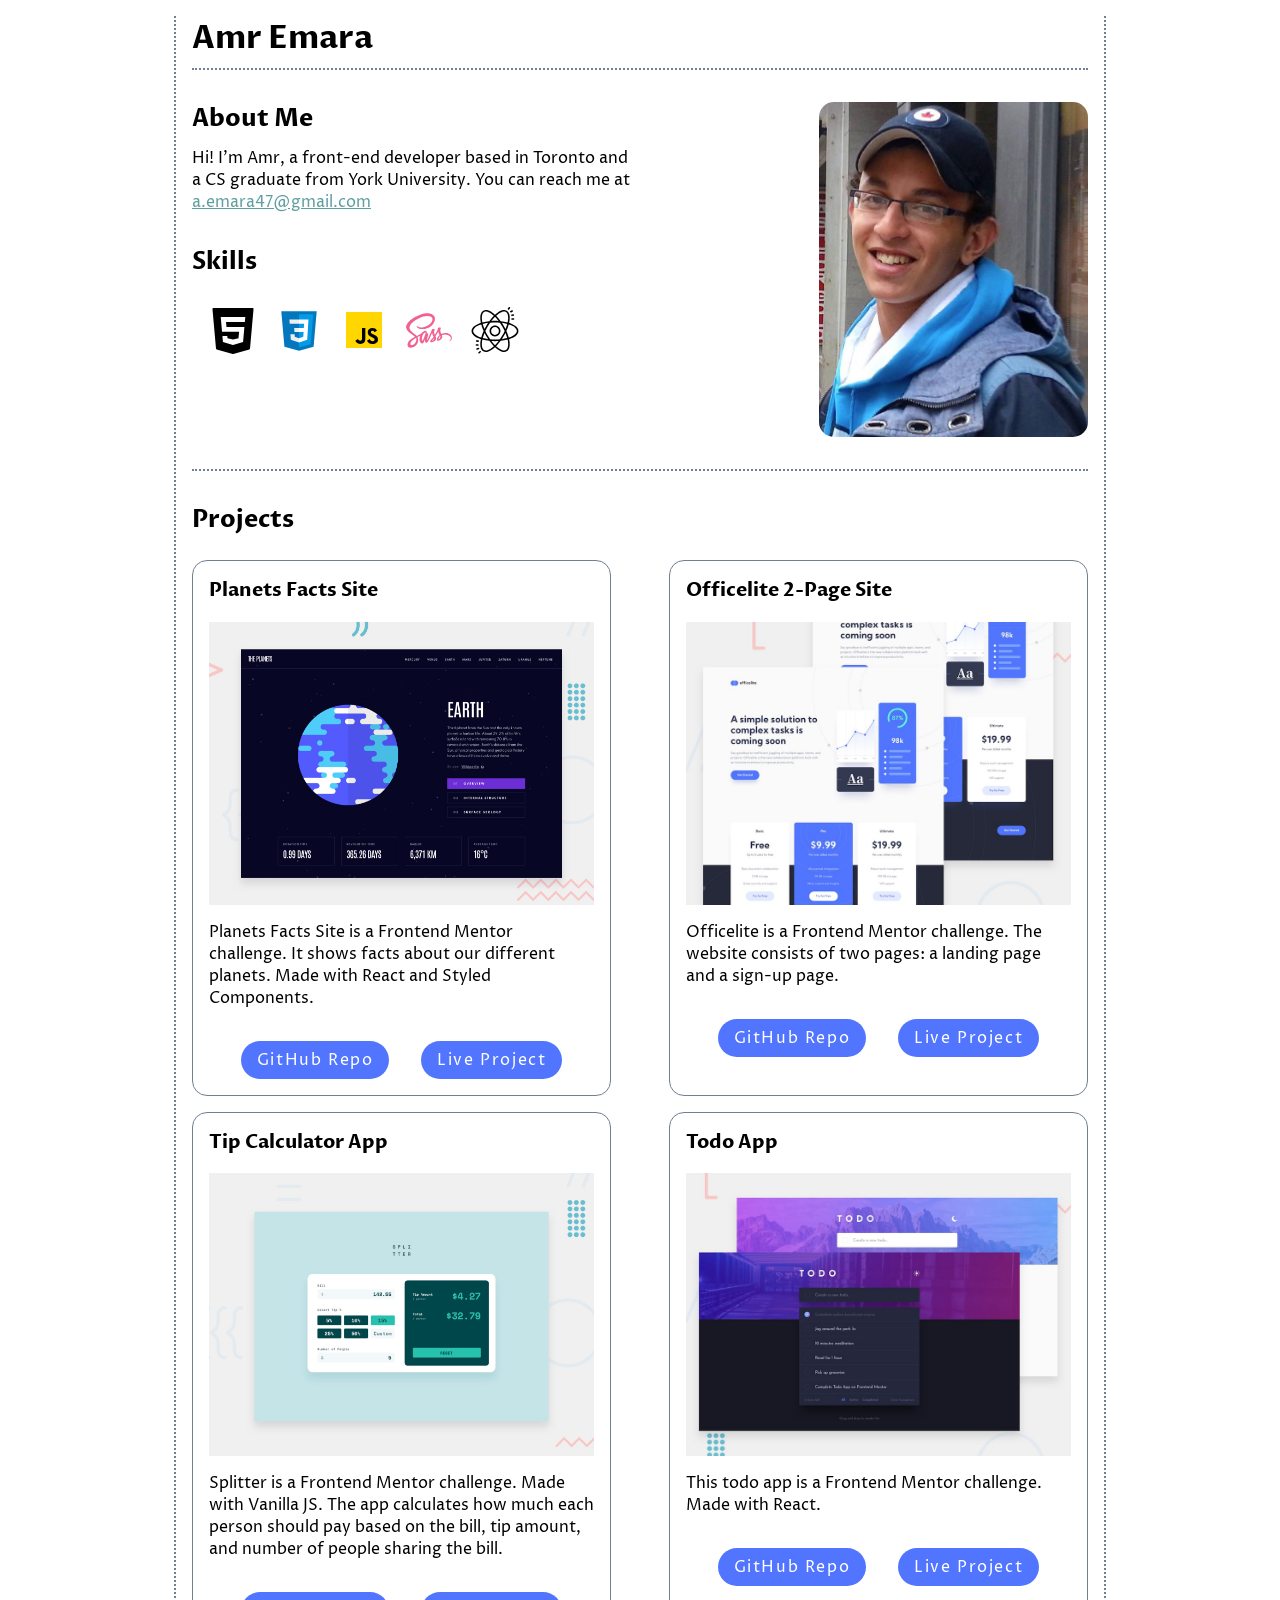
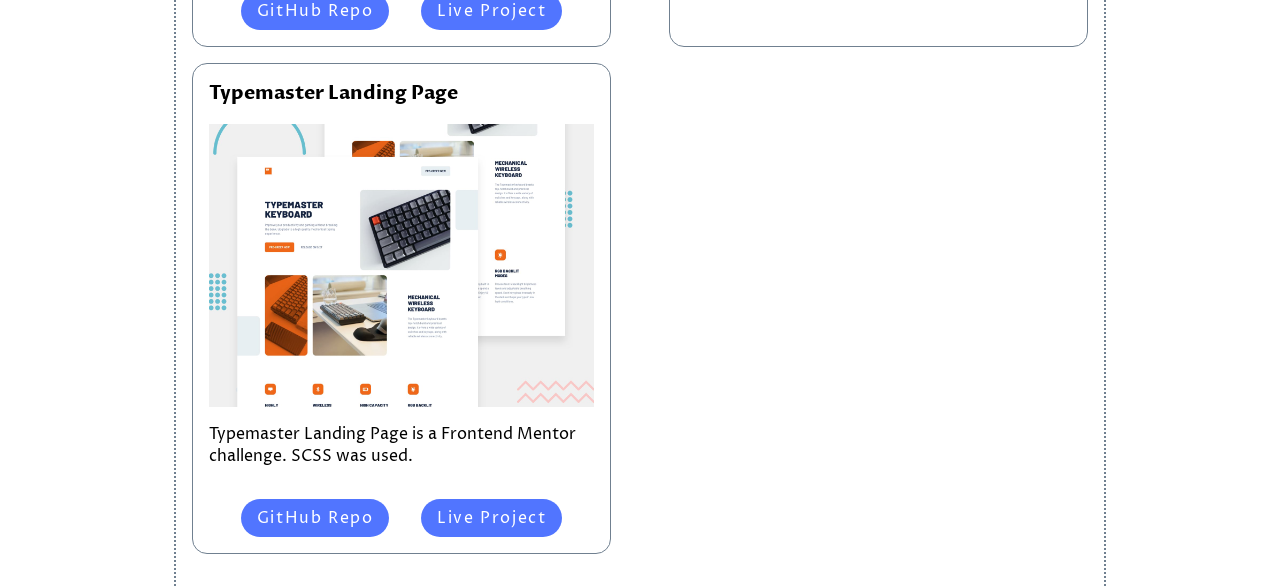
<file: index.html>
<html lang="en">
  <head>
    <meta charset="UTF-8" />
    <meta http-equiv="X-UA-Compatible" content="IE=edge" />
    <meta name="viewport" content="width=device-width, initial-scale=1.0" />
    <link rel="preconnect" href="https://fonts.googleapis.com" />
    <link rel="preconnect" href="https://fonts.gstatic.com" crossorigin />
    <link
      href="https://fonts.googleapis.com/css2?family=Proza+Libre:wght@400;500;600;700;800&display=swap"
      rel="stylesheet"
    />
    <link rel="stylesheet" href="styles.css" />
    <title>Amr Emara</title>
  </head>
  <body>
    <div class="container">
      <header class="header">
        <h1 class="logo">Amr Emara</h1>
      </header>

      <main class="main">
        <section class="personal-info-section">
          <div class="info-wrapper">
            <div class="about-me">
              <h2 class="about-me-title">About Me</h2>
              <p>
                Hi! I'm Amr, a front-end developer based in Toronto and a CS
                graduate from York University. You can reach me at
                <span class="email">a.emara47@gmail.com</span>
              </p>
            </div>

            <div class="skills">
              <h2 class="skills-title">Skills</h2>
              <div class="skills-container">
                <svg
                  class="html-skill"
                  xmlns="http://www.w3.org/2000/svg"
                  x="0px"
                  y="0px"
                  width="50"
                  height="50"
                  viewBox="0 0 50 50"
                  style="fill: #000000"
                >
                  <path
                    d="M 45.273438 2.324219 C 45.085938 2.117188 44.816406 2 44.535156 2 L 5.464844 2 C 5.183594 2 4.914063 2.117188 4.726563 2.324219 C 4.535156 2.53125 4.441406 2.808594 4.46875 3.089844 L 7.988281 42.515625 C 8.023438 42.929688 8.3125 43.273438 8.710938 43.390625 L 24.722656 47.960938 C 24.808594 47.988281 24.902344 48 24.996094 48 C 25.089844 48 25.179688 47.988281 25.269531 47.960938 L 41.292969 43.390625 C 41.691406 43.273438 41.976563 42.929688 42.015625 42.515625 L 45.53125 3.089844 C 45.558594 2.808594 45.464844 2.53125 45.273438 2.324219 Z M 36.847656 15.917969 L 18.035156 15.917969 L 18.484375 21.007813 L 36.394531 21.007813 L 35.050781 36.050781 L 24.992188 39.089844 L 24.894531 39.058594 L 14.953125 36.046875 L 14.410156 29.917969 L 19.28125 29.917969 L 19.492188 32.296875 L 25.050781 33.460938 L 30.507813 32.296875 L 31.089844 25.859375 L 14.046875 25.859375 L 12.722656 11.054688 L 37.28125 11.054688 Z"
                  ></path>
                </svg>
                <svg
                  class="css-skill"
                  xmlns="http://www.w3.org/2000/svg"
                  x="0px"
                  y="0px"
                  width="50"
                  height="50"
                  viewBox="0 0 48 48"
                  style="fill: #000000"
                >
                  <path
                    fill="#0277BD"
                    d="M41,5H7l3,34l14,4l14-4L41,5L41,5z"
                  ></path>
                  <path
                    fill="#039BE5"
                    d="M24 8L24 39.9 35.2 36.7 37.7 8z"
                  ></path>
                  <path
                    fill="#FFF"
                    d="M33.1 13L24 13 24 17 28.9 17 28.6 21 24 21 24 25 28.4 25 28.1 29.5 24 30.9 24 35.1 31.9 32.5 32.6 21 32.6 21z"
                  ></path>
                  <path
                    fill="#EEE"
                    d="M24,13v4h-8.9l-0.3-4H24z M19.4,21l0.2,4H24v-4H19.4z M19.8,27h-4l0.3,5.5l7.9,2.6v-4.2l-4.1-1.4L19.8,27z"
                  ></path>
                </svg>
                <svg
                  class="js-skill"
                  xmlns="http://www.w3.org/2000/svg"
                  x="0px"
                  y="0px"
                  width="48"
                  height="48"
                  viewBox="0 0 48 48"
                  style="fill: #000000"
                >
                  <path fill="#ffd600" d="M6,42V6h36v36H6z"></path>
                  <path
                    fill="#000001"
                    d="M29.538 32.947c.692 1.124 1.444 2.201 3.037 2.201 1.338 0 2.04-.665 2.04-1.585 0-1.101-.726-1.492-2.198-2.133l-.807-.344c-2.329-.988-3.878-2.226-3.878-4.841 0-2.41 1.845-4.244 4.728-4.244 2.053 0 3.528.711 4.592 2.573l-2.514 1.607c-.553-.988-1.151-1.377-2.078-1.377-.946 0-1.545.597-1.545 1.377 0 .964.6 1.354 1.985 1.951l.807.344C36.452 29.645 38 30.839 38 33.523 38 36.415 35.716 38 32.65 38c-2.999 0-4.702-1.505-5.65-3.368L29.538 32.947zM17.952 33.029c.506.906 1.275 1.603 2.381 1.603 1.058 0 1.667-.418 1.667-2.043V22h3.333v11.101c0 3.367-1.953 4.899-4.805 4.899-2.577 0-4.437-1.746-5.195-3.368L17.952 33.029z"
                  ></path>
                </svg>
                <svg
                  class="scss-skill"
                  xmlns="http://www.w3.org/2000/svg"
                  x="0px"
                  y="0px"
                  width="50"
                  height="50"
                  viewBox="0 0 48 48"
                  style="fill: #000000"
                >
                  <path
                    fill="#f06292"
                    d="M39.867,25.956c-1.538,0.008-2.87,0.377-3.986,0.928c-0.408-0.815-0.822-1.532-0.891-2.065	c-0.081-0.622-0.175-0.994-0.077-1.735c0.098-0.741,0.527-1.791,0.521-1.87c-0.006-0.079-0.096-0.456-0.983-0.463	c-0.887-0.006-1.646,0.171-1.735,0.405c-0.089,0.234-0.26,0.761-0.366,1.311c-0.155,0.804-1.771,3.673-2.688,5.173	c-0.3-0.586-0.555-1.102-0.608-1.51c-0.081-0.622-0.175-0.994-0.077-1.735c0.098-0.741,0.527-1.791,0.521-1.87	c-0.006-0.079-0.096-0.456-0.983-0.463c-0.887-0.006-1.646,0.171-1.735,0.405c-0.089,0.234-0.185,0.781-0.366,1.311	c-0.182,0.529-2.329,5.314-2.892,6.555c-0.287,0.632-0.536,1.14-0.712,1.486c-0.001-0.001-0.001-0.002-0.001-0.002	s-0.011,0.023-0.029,0.062c-0.151,0.295-0.24,0.458-0.24,0.458s0.001,0.002,0.003,0.006c-0.12,0.217-0.248,0.418-0.311,0.418	c-0.044,0-0.133-0.577,0.019-1.369c0.32-1.66,1.087-4.248,1.08-4.338c-0.004-0.046,0.143-0.497-0.501-0.733	c-0.626-0.229-0.849,0.153-0.906,0.154c-0.055,0.001-0.096,0.135-0.096,0.135s0.697-2.911-1.33-2.911	c-1.268,0-3.024,1.387-3.889,2.644c-0.546,0.298-1.715,0.936-2.954,1.617c-0.476,0.262-0.962,0.529-1.423,0.783	c-0.031-0.035-0.063-0.069-0.095-0.104c-2.459-2.623-7.003-4.478-6.811-8.005c0.07-1.282,0.516-4.658,8.733-8.752	c6.731-3.354,12.12-2.431,13.051-0.386c1.33,2.923-2.88,8.354-9.87,9.138c-2.663,0.299-4.066-0.734-4.415-1.118	c-0.367-0.405-0.422-0.423-0.559-0.347c-0.223,0.124-0.082,0.481,0,0.694c0.209,0.543,1.065,1.506,2.525,1.986	c1.285,0.422,4.412,0.653,8.193-0.81c4.236-1.638,7.543-6.196,6.571-10.005c-0.988-3.874-7.412-5.148-13.492-2.988	C12.44,9.332,8.523,11.35,5.706,13.984c-3.349,3.132-3.883,5.859-3.663,6.998c0.782,4.048,6.361,6.684,8.595,8.637	c-0.11,0.061-0.214,0.118-0.308,0.17c-1.12,0.554-5.373,2.78-6.437,5.131c-1.207,2.667,0.192,4.581,1.118,4.839	c2.869,0.798,5.813-0.638,7.396-2.998c1.582-2.359,1.389-5.432,0.663-6.834c-0.009-0.017-0.019-0.034-0.028-0.052	c0.289-0.171,0.584-0.345,0.876-0.517c0.57-0.335,1.13-0.647,1.615-0.911c-0.272,0.744-0.471,1.637-0.574,2.926	c-0.122,1.514,0.499,3.471,1.311,4.241c0.358,0.339,0.788,0.347,1.06,0.347c0.945,0,1.376-0.786,1.851-1.716	c0.582-1.14,1.099-2.468,1.099-2.468s-0.648,3.586,1.118,3.586c0.644,0,1.291-0.835,1.58-1.26c0.001,0.005,0.001,0.007,0.001,0.007	s0.017-0.028,0.05-0.083c0.067-0.102,0.105-0.167,0.105-0.167s0.001-0.007,0.003-0.019c0.259-0.449,0.833-1.473,1.693-3.162	c1.112-2.182,2.178-4.916,2.178-4.916s0.099,0.668,0.424,1.774c0.191,0.65,0.597,1.369,0.918,2.059	c-0.258,0.358-0.416,0.563-0.416,0.563s0.001,0.004,0.004,0.011c-0.206,0.274-0.437,0.569-0.679,0.857	c-0.878,1.045-1.923,2.239-2.063,2.583c-0.165,0.406-0.126,0.704,0.193,0.945c0.233,0.175,0.647,0.203,1.08,0.174	c0.789-0.053,1.343-0.249,1.617-0.368c0.427-0.151,0.924-0.388,1.39-0.731c0.861-0.633,1.38-1.538,1.33-2.738	c-0.028-0.661-0.238-1.316-0.505-1.934c0.078-0.112,0.156-0.226,0.235-0.34c1.357-1.984,2.41-4.164,2.41-4.164	s0.099,0.668,0.424,1.774c0.164,0.559,0.489,1.17,0.781,1.768c-1.276,1.037-2.067,2.242-2.342,3.032	c-0.508,1.462-0.11,2.124,0.636,2.275c0.338,0.068,0.816-0.087,1.175-0.239c0.447-0.148,0.984-0.395,1.486-0.764	c0.861-0.633,1.689-1.519,1.639-2.718c-0.023-0.546-0.171-1.088-0.372-1.608c1.082-0.451,2.482-0.701,4.266-0.493	c3.827,0.447,4.577,2.836,4.434,3.836c-0.144,1-0.946,1.55-1.215,1.716c-0.268,0.166-0.35,0.224-0.328,0.347	c0.033,0.179,0.157,0.173,0.386,0.134c0.315-0.053,2.009-0.813,2.082-2.659C46.089,28.509,43.844,25.935,39.867,25.956z M10.37,35.9	c-1.268,1.383-3.038,1.905-3.798,1.465c-0.82-0.475-0.495-2.511,1.06-3.979c0.948-0.894,2.172-1.718,2.984-2.225	c0.185-0.111,0.456-0.274,0.786-0.472c0.055-0.031,0.086-0.048,0.086-0.048l-0.001-0.002c0.064-0.038,0.129-0.077,0.196-0.118	C12.25,32.61,11.701,34.449,10.37,35.9z M19.605,29.623c-0.441,1.076-1.365,3.83-1.928,3.682c-0.483-0.127-0.777-2.22-0.096-4.28	c0.342-1.037,1.074-2.276,1.504-2.757c0.692-0.774,1.454-1.027,1.639-0.713C20.959,25.955,19.882,28.948,19.605,29.623z M27.234,33.263c-0.187,0.098-0.359,0.159-0.438,0.112c-0.059-0.035,0.077-0.164,0.077-0.164s0.954-1.027,1.33-1.494	c0.219-0.272,0.472-0.595,0.748-0.955c0.002,0.036,0.003,0.072,0.003,0.107C28.952,32.099,27.764,32.929,27.234,33.263z M33.111,31.923c-0.14-0.099-0.116-0.42,0.343-1.421c0.18-0.393,0.592-1.054,1.306-1.686c0.083,0.26,0.133,0.509,0.132,0.741	C34.883,31.105,33.779,31.683,33.111,31.923z"
                  ></path>
                </svg>
                <svg
                  class="react-skill"
                  xmlns="http://www.w3.org/2000/svg"
                  x="0px"
                  y="0px"
                  width="50"
                  height="50"
                  viewBox="0 0 64 64"
                  style="fill: #000000"
                >
                  <path
                    d="M 50.257812 1.3007812 C 50.005563 1.3436562 49.769375 1.4820312 49.609375 1.7070312 L 48.451172 3.3398438 C 48.131172 3.7908438 48.2375 4.414375 48.6875 4.734375 C 48.8635 4.859375 49.065625 4.9199219 49.265625 4.9199219 C 49.578625 4.9199219 49.886031 4.7720469 50.082031 4.4980469 L 51.240234 2.8671875 C 51.560234 2.4161875 51.455859 1.7926563 51.005859 1.4726562 C 50.779859 1.3121562 50.510062 1.2579063 50.257812 1.3007812 z M 20.576172 5.1777344 C 19.288873 5.1382179 18.073531 5.3977747 17 6.0175781 C 15.28235 7.0092636 14.179781 8.780195 13.625 10.945312 C 13.070219 13.11043 13.022816 15.708872 13.40625 18.613281 C 13.531931 19.56528 13.721046 20.56135 13.939453 21.574219 C 12.954105 21.891255 11.997781 22.223035 11.111328 22.589844 C 8.404321 23.709986 6.1777317 25.050268 4.5800781 26.613281 C 2.9824245 28.176295 2 30.01663 2 32 C 2 33.98337 2.9824245 35.823705 4.5800781 37.386719 C 6.1777317 38.949732 8.404321 40.290014 11.111328 41.410156 C 11.997781 41.776965 12.954105 42.108745 13.939453 42.425781 C 13.721047 43.43865 13.53193 44.432767 13.40625 45.384766 C 13.022818 48.289174 13.070217 50.887619 13.625 53.052734 C 14.179783 55.21785 15.282351 56.988784 17 57.980469 C 18.717649 58.972154 20.802641 59.041555 22.955078 58.439453 C 25.107513 57.837351 27.381503 56.579188 29.705078 54.794922 C 30.466405 54.210301 31.232325 53.548792 32 52.853516 C 32.767341 53.548444 33.533925 54.210554 34.294922 54.794922 C 36.618497 56.57919 38.892485 57.837349 41.044922 58.439453 C 43.197359 59.041558 45.28235 58.972155 47 57.980469 C 48.71765 56.988784 49.820219 55.217852 50.375 53.052734 C 50.929781 50.887617 50.977184 48.289175 50.59375 45.384766 C 50.468239 44.434052 50.278535 43.43916 50.060547 42.427734 C 51.046093 42.110649 52.002055 41.777032 52.888672 41.410156 C 55.595679 40.290014 57.822268 38.949732 59.419922 37.386719 C 61.017575 35.823705 62 33.98337 62 32 C 62 30.01663 61.017575 28.176295 59.419922 26.613281 C 57.822268 25.050268 55.595679 23.709986 52.888672 22.589844 C 52.002055 22.222968 51.046093 21.889351 50.060547 21.572266 C 50.278593 20.560639 50.468216 19.566126 50.59375 18.615234 C 50.977182 15.710827 50.929782 13.112382 50.375 10.947266 C 49.820217 8.782151 48.717649 7.0112162 47 6.0195312 C 45.282351 5.0278462 43.197359 4.9584458 41.044922 5.5605469 C 38.892487 6.1626493 36.618497 7.4208123 34.294922 9.2050781 C 33.533925 9.7894451 32.767341 10.451556 32 11.146484 C 31.232325 10.451208 30.466405 9.7877461 29.705078 9.203125 C 27.381503 7.4188566 25.107514 6.1606978 22.955078 5.5585938 C 22.147914 5.3328048 21.348551 5.2014442 20.576172 5.1777344 z M 53.902344 5.4101562 C 53.772984 5.420875 53.643484 5.4574844 53.521484 5.5214844 L 51.75 6.4492188 C 51.261 6.7062187 51.071125 7.3127813 51.328125 7.8007812 C 51.507125 8.1427813 51.854844 8.3359375 52.214844 8.3359375 C 52.370844 8.3359375 52.529734 8.2996562 52.677734 8.2226562 L 54.449219 7.2929688 C 54.938219 7.0359687 55.128094 6.4313594 54.871094 5.9433594 C 54.678344 5.5758594 54.290422 5.378 53.902344 5.4101562 z M 20.529297 7.171875 C 21.111026 7.1923624 21.740386 7.2973333 22.416016 7.4863281 C 24.217695 7.9903139 26.303331 9.1161957 28.484375 10.791016 C 29.161249 11.310786 29.850722 11.900408 30.541016 12.521484 C 28.562518 14.485878 26.599906 16.80011 24.71875 19.388672 C 21.536473 19.723474 18.551776 20.266877 15.861328 20.998047 C 15.668539 20.089458 15.50235 19.197848 15.390625 18.351562 C 15.030711 15.625312 15.098125 13.255652 15.5625 11.443359 C 16.026875 9.6310671 16.847892 8.41517 18 7.75 C 18.720067 7.3342687 19.559749 7.1377293 20.529297 7.171875 z M 43.46875 7.1738281 C 44.438299 7.1396823 45.279933 7.3362222 46 7.7519531 C 47.152107 8.4171226 47.973124 9.6310687 48.4375 11.443359 C 48.901876 13.25565 48.967334 15.627268 48.607422 18.353516 C 48.495711 19.199702 48.331429 20.089571 48.138672 20.998047 C 45.448224 20.266877 42.463527 19.723474 39.28125 19.388672 C 37.400262 16.800114 35.437349 14.487945 33.458984 12.523438 C 34.149258 11.902382 34.836816 11.312724 35.513672 10.792969 C 37.694716 9.1181515 39.780353 7.9903121 41.582031 7.4863281 C 42.257661 7.2973341 42.887021 7.1943156 43.46875 7.1738281 z M 55.421875 10.509766 L 53.443359 10.806641 C 52.897359 10.888641 52.521516 11.399313 52.603516 11.945312 C 52.678516 12.442313 53.104797 12.796875 53.591797 12.796875 C 53.640797 12.796875 53.689234 12.792156 53.740234 12.785156 L 55.71875 12.488281 C 56.26475 12.406281 56.642547 11.897562 56.560547 11.351562 C 56.478547 10.806563 55.969875 10.437766 55.421875 10.509766 z M 32 13.896484 C 33.548476 15.431453 35.102944 17.198827 36.619141 19.164062 C 35.109922 19.065811 33.575415 19 32 19 C 30.423909 19 28.88874 19.065728 27.378906 19.164062 C 28.895457 17.198368 30.451166 15.431702 32 13.896484 z M 53.832031 15.605469 C 53.283031 15.574469 52.806391 15.993922 52.775391 16.544922 C 52.742391 17.096922 53.164797 17.570563 53.716797 17.601562 L 55.712891 17.716797 C 55.732891 17.717797 55.751484 17.71875 55.771484 17.71875 C 56.296484 17.71875 56.736578 17.306391 56.767578 16.775391 C 56.800578 16.223391 56.380125 15.751703 55.828125 15.720703 L 53.832031 15.605469 z M 32 21 C 34.126956 21 36.193271 21.104303 38.185547 21.287109 C 39.339785 22.920819 40.4621 24.658327 41.525391 26.5 C 42.589111 28.342418 43.533132 30.182832 44.371094 32 C 43.533132 33.817168 42.589112 35.657581 41.525391 37.5 C 40.4621 39.341674 39.339785 41.07918 38.185547 42.712891 C 36.193271 42.895697 34.126956 43 32 43 C 29.873044 43 27.806729 42.895697 25.814453 42.712891 C 24.659703 41.078591 23.536392 39.342444 22.472656 37.5 C 21.408936 35.657582 20.466868 33.815215 19.628906 31.998047 C 20.466432 30.18214 21.409696 28.341101 22.472656 26.5 C 23.536393 24.657554 24.659703 22.92141 25.814453 21.287109 C 27.806729 21.104303 29.873044 21 32 21 z M 23.193359 21.580078 C 22.353311 22.838428 21.528254 24.135109 20.740234 25.5 C 19.952796 26.863883 19.243551 28.226342 18.574219 29.582031 C 17.630316 27.286243 16.877372 25.057814 16.322266 22.949219 C 18.426118 22.37557 20.732907 21.910562 23.193359 21.580078 z M 40.804688 21.580078 C 43.265867 21.910579 45.573328 22.375419 47.677734 22.949219 C 47.122628 25.057866 46.369708 27.288129 45.425781 29.583984 C 44.756015 28.227239 44.045871 26.864958 43.257812 25.5 C 42.470075 24.135599 41.644419 22.838017 40.804688 21.580078 z M 14.402344 23.525391 C 15.114448 26.220987 16.136241 29.07669 17.4375 32 C 16.136199 34.923401 15.114451 37.77894 14.402344 40.474609 C 13.519423 40.187359 12.665448 39.886821 11.876953 39.560547 C 9.3359972 38.509116 7.3158177 37.265338 5.9785156 35.957031 C 4.6412136 34.648724 4 33.330339 4 32 C 4 30.669661 4.6412136 29.351276 5.9785156 28.042969 C 7.3158177 26.734662 9.3359972 25.490884 11.876953 24.439453 C 12.665448 24.113179 13.519423 23.812641 14.402344 23.525391 z M 49.595703 23.525391 C 50.479265 23.812803 51.334031 24.112964 52.123047 24.439453 C 54.664003 25.490884 56.684182 26.734662 58.021484 28.042969 C 59.358786 29.351276 60 30.669661 60 32 C 60 33.330339 59.358786 34.648724 58.021484 35.957031 C 56.684182 37.265338 54.664003 38.509116 52.123047 39.560547 C 51.334552 39.886821 50.480577 40.187359 49.597656 40.474609 C 48.885654 37.778841 47.861826 34.923571 46.560547 32 C 47.861498 29.077167 48.883729 26.220559 49.595703 23.525391 z M 32 25 C 28.145849 25 25 28.145852 25 32 C 25 35.854148 28.145849 39 32 39 C 35.854151 39 39 35.854148 39 32 C 39 28.145852 35.854151 25 32 25 z M 32 27 C 34.773271 27 37 29.226731 37 32 C 37 34.773269 34.773271 37 32 37 C 29.226729 37 27 34.773269 27 32 C 27 29.226731 29.226729 27 32 27 z M 45.425781 34.416016 C 46.369708 36.711871 47.122627 38.942133 47.677734 41.050781 C 45.573328 41.624581 43.265867 42.089421 40.804688 42.419922 C 41.644419 41.161982 42.470075 39.864402 43.257812 38.5 C 44.045872 37.135041 44.756015 35.772761 45.425781 34.416016 z M 18.574219 34.417969 C 19.243456 35.773426 19.952933 37.136354 20.740234 38.5 C 21.528254 39.86489 22.353311 41.161572 23.193359 42.419922 C 20.732907 42.089438 18.426118 41.62443 16.322266 41.050781 C 16.877372 38.942187 17.630316 36.713757 18.574219 34.417969 z M 15.861328 43.001953 C 18.551776 43.733123 21.536473 44.276526 24.71875 44.611328 C 26.599906 47.199889 28.562518 49.514121 30.541016 51.478516 C 29.850722 52.099591 29.161249 52.687262 28.484375 53.207031 C 26.303331 54.881848 24.217694 56.009688 22.416016 56.513672 C 20.614338 57.017656 19.152107 56.91517 18 56.25 C 16.847893 55.584831 16.024924 54.368932 15.560547 52.556641 C 15.096171 50.74435 15.030713 48.372732 15.390625 45.646484 C 15.502349 44.8002 15.66854 43.910542 15.861328 43.001953 z M 48.138672 43.001953 C 48.331429 43.91043 48.49571 44.800297 48.607422 45.646484 C 48.967336 48.372734 48.901876 50.744348 48.4375 52.556641 C 47.973126 54.368933 47.152108 55.582877 46 56.248047 C 44.847892 56.913217 43.385662 57.017658 41.583984 56.513672 C 39.782305 56.009686 37.694716 54.881851 35.513672 53.207031 C 34.836797 52.687261 34.149278 52.097639 33.458984 51.476562 C 35.437349 49.512056 37.400262 47.199887 39.28125 44.611328 C 42.463527 44.276526 45.448224 43.733123 48.138672 43.001953 z M 8.6113281 43.716797 C 8.0603281 43.642797 7.5602813 44.028172 7.4882812 44.576172 C 7.4142813 45.124172 7.7996562 45.626219 8.3476562 45.699219 L 10.330078 45.962891 C 10.375078 45.968891 10.418891 45.972656 10.462891 45.972656 C 10.956891 45.972656 11.387125 45.605516 11.453125 45.103516 C 11.527125 44.555516 11.14175 44.053469 10.59375 43.980469 L 8.6113281 43.716797 z M 27.378906 44.835938 C 28.88874 44.934272 30.423909 45 32 45 C 33.575415 45 35.109922 44.934189 36.619141 44.835938 C 35.102908 46.801221 33.548512 48.568522 32 50.103516 C 30.451204 48.568335 28.895421 46.801574 27.378906 44.835938 z M 10.160156 48.818359 L 8.1621094 48.886719 C 7.6091094 48.904719 7.1763125 49.365969 7.1953125 49.917969 C 7.2133125 50.458969 7.6573594 50.884766 8.1933594 50.884766 C 8.2053594 50.884766 8.2185156 50.885766 8.2285156 50.884766 L 10.226562 50.816406 C 10.779563 50.798406 11.212359 50.337156 11.193359 49.785156 C 11.175359 49.232156 10.711156 48.781359 10.160156 48.818359 z M 11.025391 53.511719 C 10.896047 53.4985 10.763359 53.511234 10.630859 53.552734 L 8.7167969 54.136719 C 8.1887969 54.297719 7.8917344 54.856766 8.0527344 55.384766 C 8.1837344 55.815766 8.5807656 56.09375 9.0097656 56.09375 C 9.1057656 56.09375 9.2027812 56.078828 9.3007812 56.048828 L 11.214844 55.464844 C 11.742844 55.303844 12.040906 54.744797 11.878906 54.216797 C 11.758906 53.820797 11.413422 53.551375 11.025391 53.511719 z M 13.144531 57.552734 C 12.889406 57.533609 12.626969 57.610062 12.417969 57.789062 L 10.900391 59.09375 C 10.481391 59.45275 10.433969 60.084906 10.792969 60.503906 C 10.990969 60.734906 11.271734 60.851562 11.552734 60.851562 C 11.783734 60.851562 12.015125 60.771375 12.203125 60.609375 L 13.720703 59.306641 C 14.139703 58.947641 14.187125 58.315484 13.828125 57.896484 C 13.647625 57.686984 13.399656 57.571859 13.144531 57.552734 z"
                  ></path>
                </svg>
              </div>
            </div>
          </div>

          <img class="photo" src="./assets/profile pic.jpg" />
        </section>

        <section class="projects">
          <h2>Projects</h2>

          <div class="projects-container">
            <div class="project-1 project-card">
              <h3 class="project-card-title">Planets Facts Site</h3>
              <img
                class="project-preview"
                src="assets/planets-facts-preview.jpg"
              />
              <p class="project-1-description project-description">
                Planets Facts Site is a Frontend Mentor challenge. It shows
                facts about our different planets. Made with React and Styled
                Components.
              </p>

              <div class="project-links">
                <a
                  class="github-repo-link"
                  href="https://github.com/aemara/planets-facts-react-site"
                  >GitHub Repo
                </a>

                <a
                  class="live-link"
                  href="https://planets-facts-react-site.netlify.app/"
                  >Live Project</a
                >
              </div>
            </div>

            <div class="project-2 project-card">
              <h3 class="project-card-title">Officelite 2-Page Site</h3>
              <img
                class="project-preview"
                src="assets/officelite-preview.jpg"
              />
              <p class="project-1-description project-description">
                Officelite is a Frontend Mentor challenge. The website consists
                of two pages: a landing page and a sign-up page.
              </p>

              <div class="project-links">
                <a
                  class="github-repo-link"
                  href="https://github.com/aemara/Officelite-coming-soon-site"
                  >GitHub Repo
                </a>

                <a
                  class="live-link"
                  href="https://officelite-coming-soon-site-psi.vercel.app"
                  >Live Project</a
                >
              </div>
            </div>

            <div class="project-3 project-card">
              <h3 class="project-card-title">Tip Calculator App</h3>
              <img class="project-preview" src="assets/tip-preview.jpg" />
              <p class="project-1-description project-description">
                Splitter is a Frontend Mentor challenge. Made with Vanilla JS.
                The app calculates how much each person should pay based on the
                bill, tip amount, and number of people sharing the bill.
              </p>

              <div class="project-links">
                <a
                  class="github-repo-link"
                  href="https://github.com/aemara/tip-calculator"
                  >GitHub Repo
                </a>

                <a
                  class="live-link"
                  href="https://tip-calculator-aemara.vercel.app/"
                  >Live Project</a
                >
              </div>
            </div>

            <div class="project-4 project-card">
              <h3 class="project-card-title">Todo App</h3>
              <img class="project-preview" src="assets/todo-preview.jpg" />
              <p class="project-1-description project-description">
                This todo app is a Frontend Mentor challenge. Made with React.
              </p>

              <div class="project-links">
                <a
                  class="github-repo-link"
                  href="https://github.com/aemara/todo-react-app"
                  >GitHub Repo
                </a>

                <a
                  class="live-link"
                  href="https://todo-react-app-aemara.netlify.app/"
                  >Live Project</a
                >
              </div>
            </div>

            <div class="project-5 project-card">
              <h3 class="project-card-title">Typemaster Landing Page</h3>
              <img
                class="project-preview"
                src="assets/typemaster-preview.jpg"
              />
              <p class="project-1-description project-description">
                Typemaster Landing Page is a Frontend Mentor challenge. SCSS was
                used.
              </p>

              <div class="project-links">
                <a
                  class="github-repo-link"
                  href="https://github.com/aemara/typemaster-landing-page"
                  >GitHub Repo
                </a>

                <a
                  class="live-link"
                  href="https://typemaster-landing-page-five.vercel.app/"
                  >Live Project</a
                >
              </div>
            </div>
          </div>
        </section>
      </main>
    </div>
  </body>
</html>
</file>
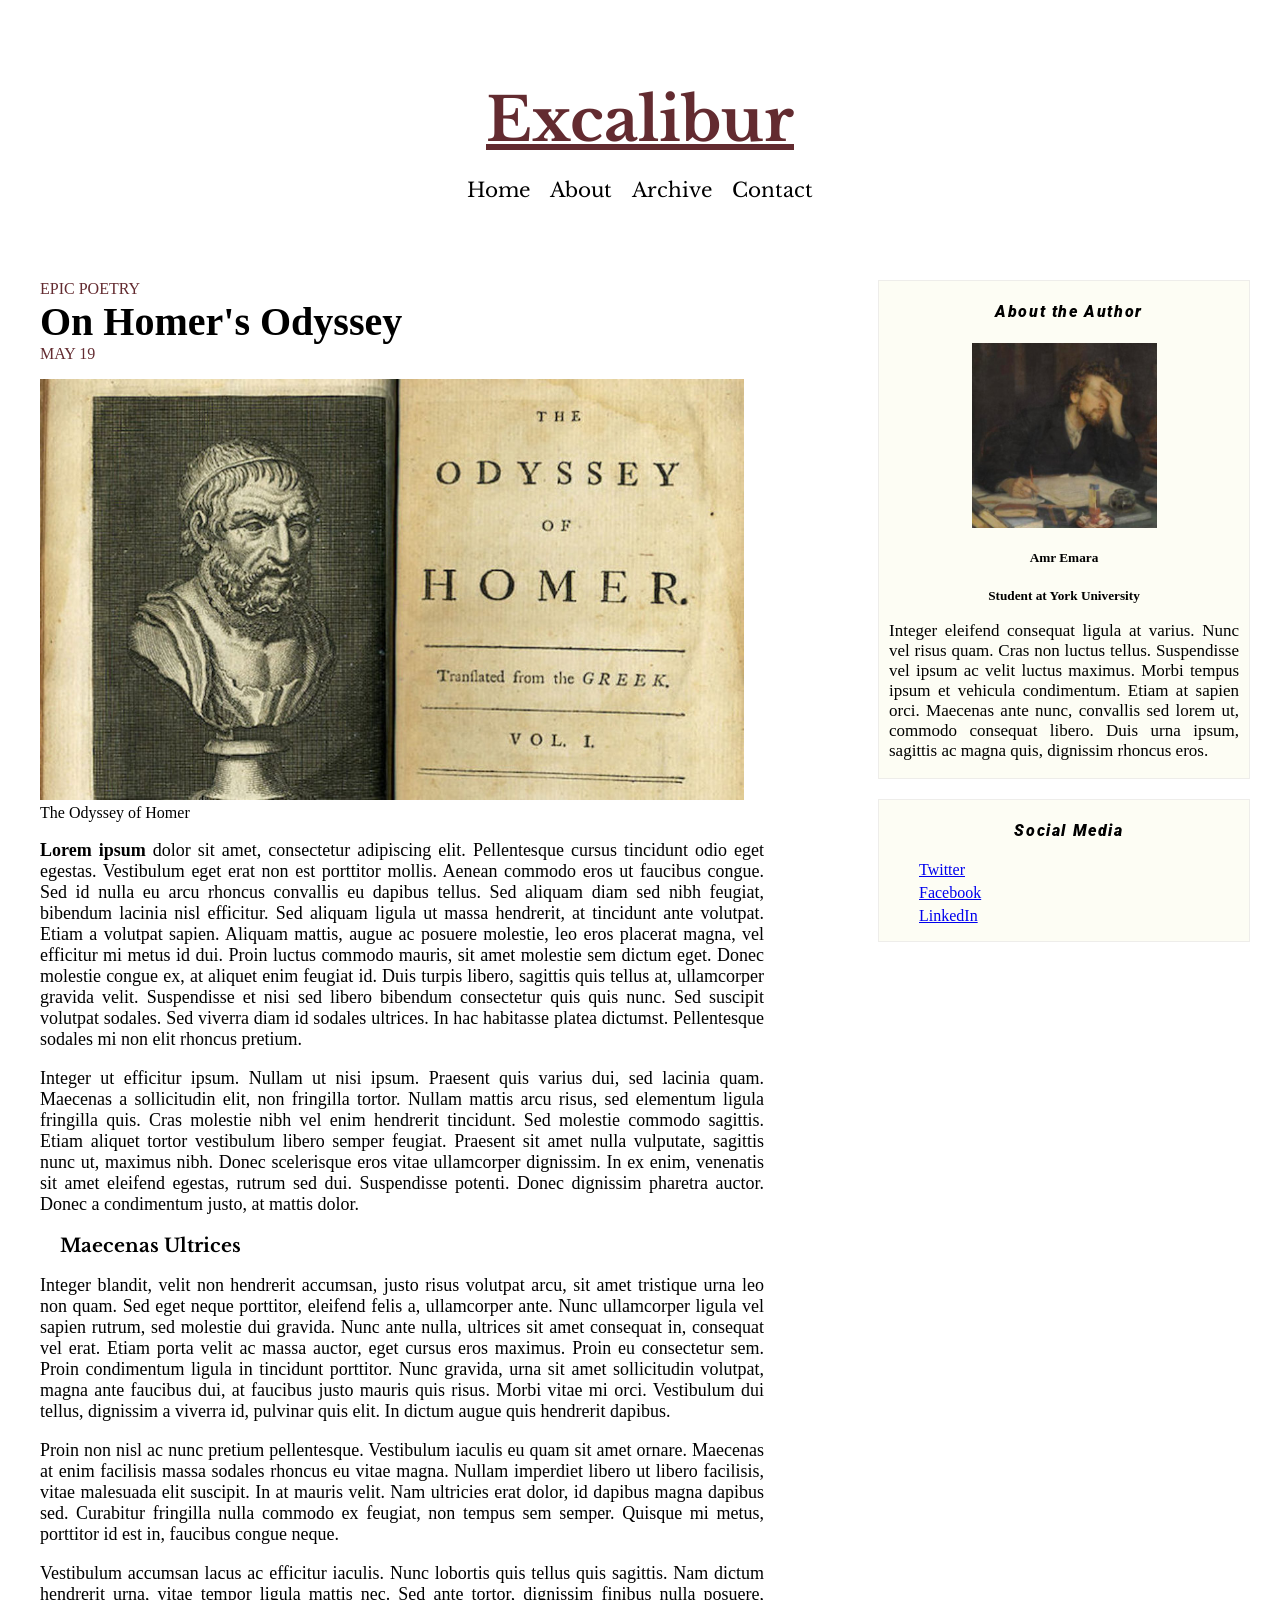
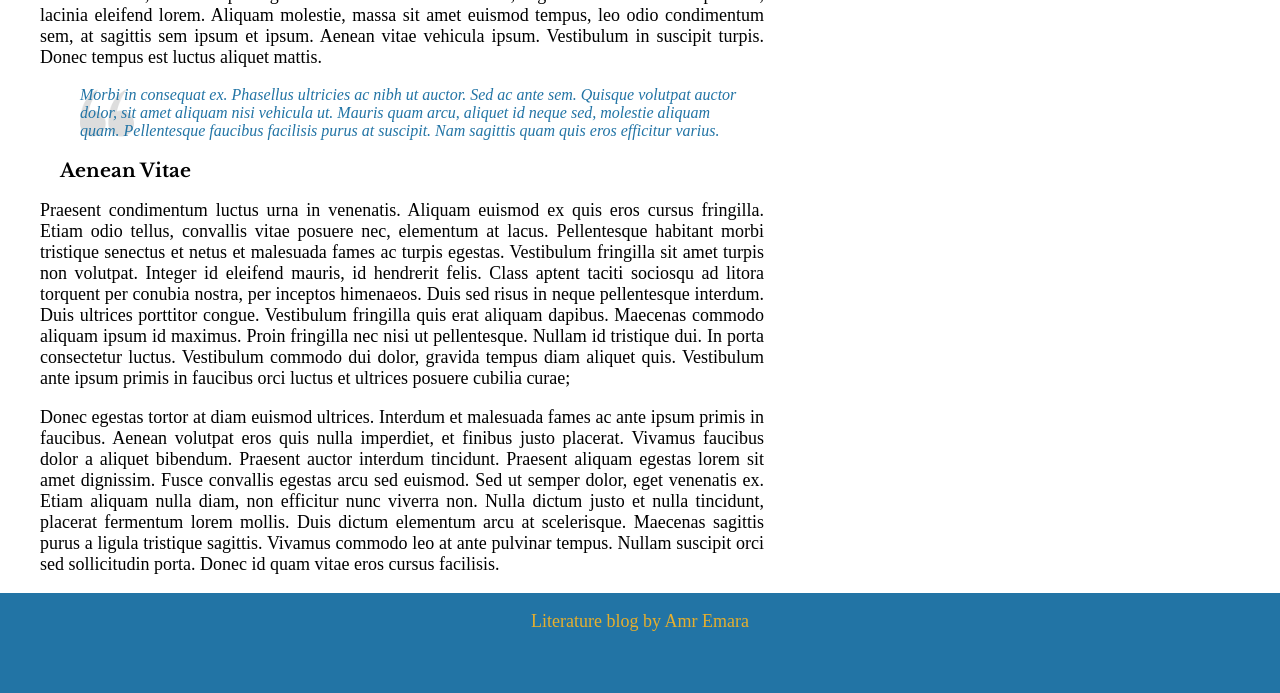
<file: html/blogpost.html>
<!DOCTYPE html>
<html>
    <head>
        <meta charset="utf-8"/>
        <meta name="viewport" content="width=device-width, initial-scale=1">
        <title>On Homer's Odyssey</title>
        <link href="../css/main.css" rel="stylesheet">
        <link href="https://fonts.googleapis.com/css2?family=Libre+Baskerville:ital,wght@0,400;0,700;1,400&family=Space+Mono:wght@400;700&display=swap" rel="stylesheet">
        <link href="https://fonts.googleapis.com/css2?family=Roboto:ital,wght@0,400;0,700;0,900;1,700;1,900&display=swap" rel="stylesheet">
    </head>

    <body>
        <div id="container">
            <header id="logo-nav">
                <h1>Excalibur</h1>
                <nav>
                    <ul>
                        <li><a href="../index.html">Home</a></li>
                        <li><a href="">About</a></li>
                        <li><a href="">Archive</a></li>
                        <li><a href="">Contact</a></li>
                    </ul>
                </nav>
            </header>
    
            <main id="post-page">
                <article>
                    <header>
                        <span class="subject">Epic Poetry</span>
                        <h2>On Homer's Odyssey</h2>
                        <span class="date">May 19</span>
                    </header>
                
                
                    <figure>
                        <img src="../images/706px-OdysseyPopeTP1752-1068x639.jpg">
                        <figcaption>The Odyssey of Homer</figcaption>
                    </figure>
                    
                    <p>
                        <span class="bold">Lorem ipsum</span> dolor sit amet, consectetur adipiscing elit. Pellentesque cursus tincidunt odio eget egestas. Vestibulum eget erat non est porttitor mollis. Aenean commodo eros ut faucibus congue. Sed id nulla eu arcu rhoncus convallis eu dapibus tellus. Sed aliquam diam sed nibh feugiat, bibendum lacinia nisl efficitur. Sed aliquam ligula ut massa hendrerit, at tincidunt ante volutpat. Etiam a volutpat sapien. Aliquam mattis, augue ac posuere molestie, leo eros placerat magna, vel efficitur mi metus id dui. Proin luctus commodo mauris, sit amet molestie sem dictum eget. Donec molestie congue ex, at aliquet enim feugiat id. Duis turpis libero, sagittis quis tellus at, ullamcorper gravida velit. Suspendisse et nisi sed libero bibendum consectetur quis quis nunc. Sed suscipit volutpat sodales. Sed viverra diam id sodales ultrices. In hac habitasse platea dictumst. Pellentesque sodales mi non elit rhoncus pretium.
                    </p>
                    <p>
                        Integer ut efficitur ipsum. Nullam ut nisi ipsum. Praesent quis varius dui, sed lacinia quam. Maecenas a sollicitudin elit, non fringilla tortor. Nullam mattis arcu risus, sed elementum ligula fringilla quis. Cras molestie nibh vel enim hendrerit tincidunt. Sed molestie commodo sagittis. Etiam aliquet tortor vestibulum libero semper feugiat. Praesent sit amet nulla vulputate, sagittis nunc ut, maximus nibh. Donec scelerisque eros vitae ullamcorper dignissim. In ex enim, venenatis sit amet eleifend egestas, rutrum sed dui. Suspendisse potenti. Donec dignissim pharetra auctor. Donec a condimentum justo, at mattis dolor.
                    </p>

                    <h3>Maecenas Ultrices</h3>

                    <p>
                        Integer blandit, velit non hendrerit accumsan, justo risus volutpat arcu, sit amet tristique urna leo non quam. Sed eget neque porttitor, eleifend felis a, ullamcorper ante. Nunc ullamcorper ligula vel sapien rutrum, sed molestie dui gravida. Nunc ante nulla, ultrices sit amet consequat in, consequat vel erat. Etiam porta velit ac massa auctor, eget cursus eros maximus. Proin eu consectetur sem. Proin condimentum ligula in tincidunt porttitor. Nunc gravida, urna sit amet sollicitudin volutpat, magna ante faucibus dui, at faucibus justo mauris quis risus. Morbi vitae mi orci. Vestibulum dui tellus, dignissim a viverra id, pulvinar quis elit. In dictum augue quis hendrerit dapibus.
                    </p>

                    <p>
                        Proin non nisl ac nunc pretium pellentesque. Vestibulum iaculis eu quam sit amet ornare. Maecenas at enim facilisis massa sodales rhoncus eu vitae magna. Nullam imperdiet libero ut libero facilisis, vitae malesuada elit suscipit. In at mauris velit. Nam ultricies erat dolor, id dapibus magna dapibus sed. Curabitur fringilla nulla commodo ex feugiat, non tempus sem semper. Quisque mi metus, porttitor id est in, faucibus congue neque.
                    </p>

                    <p>
                        Vestibulum accumsan lacus ac efficitur iaculis. Nunc lobortis quis tellus quis sagittis. Nam dictum hendrerit urna, vitae tempor ligula mattis nec. Sed ante tortor, dignissim finibus nulla posuere, lacinia eleifend lorem. Aliquam molestie, massa sit amet euismod tempus, leo odio condimentum sem, at sagittis sem ipsum et ipsum. Aenean vitae vehicula ipsum. Vestibulum in suscipit turpis. Donec tempus est luctus aliquet mattis.
                    </p>

                    <blockquote>
                        Morbi in consequat ex. Phasellus ultricies ac nibh ut auctor. Sed ac ante sem. Quisque volutpat auctor dolor, sit amet aliquam nisi vehicula ut. Mauris quam arcu, aliquet id neque sed, molestie aliquam quam. Pellentesque faucibus facilisis purus at suscipit. Nam sagittis quam quis eros efficitur varius.
                    </blockquote>

                    <h3>Aenean Vitae</h3>

                    <p>
                        Praesent condimentum luctus urna in venenatis. Aliquam euismod ex quis eros cursus fringilla. Etiam odio tellus, convallis vitae posuere nec, elementum at lacus. Pellentesque habitant morbi tristique senectus et netus et malesuada fames ac turpis egestas. Vestibulum fringilla sit amet turpis non volutpat. Integer id eleifend mauris, id hendrerit felis. Class aptent taciti sociosqu ad litora torquent per conubia nostra, per inceptos himenaeos. Duis sed risus in neque pellentesque interdum. Duis ultrices porttitor congue. Vestibulum fringilla quis erat aliquam dapibus. Maecenas commodo aliquam ipsum id maximus. Proin fringilla nec nisi ut pellentesque. Nullam id tristique dui. In porta consectetur luctus. Vestibulum commodo dui dolor, gravida tempus diam aliquet quis. Vestibulum ante ipsum primis in faucibus orci luctus et ultrices posuere cubilia curae;
                    </p>

                    <p>
                        Donec egestas tortor at diam euismod ultrices. Interdum et malesuada fames ac ante ipsum primis in faucibus. Aenean volutpat eros quis nulla imperdiet, et finibus justo placerat. Vivamus faucibus dolor a aliquet bibendum. Praesent auctor interdum tincidunt. Praesent aliquam egestas lorem sit amet dignissim. Fusce convallis egestas arcu sed euismod. Sed ut semper dolor, eget venenatis ex. Etiam aliquam nulla diam, non efficitur nunc viverra non. Nulla dictum justo et nulla tincidunt, placerat fermentum lorem mollis. Duis dictum elementum arcu at scelerisque. Maecenas sagittis purus a ligula tristique sagittis. Vivamus commodo leo at ante pulvinar tempus. Nullam suscipit orci sed sollicitudin porta. Donec id quam vitae eros cursus facilisis.
                    </p>
                </article>

                <div id="side">
                    <div class="side-box" id="author">
                        <h4>About the Author</h4>
                        <img src="../images/avatar.jpg" alt="Author's Avatar"/>
                        <h5>Amr Emara</h5>
                        <h5>Student at York University</h5>
                        <p>
                            Integer eleifend consequat ligula at varius. Nunc vel risus quam. Cras non luctus tellus. Suspendisse vel ipsum ac velit luctus maximus. Morbi tempus ipsum et vehicula condimentum. Etiam at sapien orci. Maecenas ante nunc, convallis sed lorem ut, commodo consequat libero. Duis urna ipsum, sagittis ac magna quis, dignissim rhoncus eros.
                        </p>
                    </div>
        
                    <div class="side-box" id="social">
                        <h4>Social Media</h4>
                        <ul>
                            <li><a href="#">Twitter</a></li>
                            <li><a href="#">Facebook</a></li>
                            <li><a href="#">LinkedIn</a></li>
                        </ul>
                    </div>
                </div>
            </main>

            
    
            <footer>
                <p>Literature blog by Amr Emara</p>
            </footer>
        </div>
    </body>
</html>
</file>
<file: styles.css>
* {
  margin: 0;
  padding: 0;
  list-style: none;
}

body {
  box-sizing: border-box;
  font-family: "Proza Libre", sans-serif;
}

a {
  text-decoration: none;
  letter-spacing: 0.1em;
  background: #5175ff;
  color: #ffffff;
  padding: 0.5em 1em;
  border-radius: 25px;
  transition: all 0.2s;
}

a:hover {
  background: #829cff;
}

a:focus {
  background: #829cff;
}

.container {
  width: 70%;
  max-width: 925px;
  margin: 0 auto;
  padding: 0 1em;
  border-left: 2px dotted slategrey;
  border-right: 2px dotted slategrey;
}

.header {
  padding-bottom: 0.5em;
  margin-bottom: 2em;
  border-bottom: 2px dotted slategrey;
}

.logo {
  margin-top: 0.5em;
}

main {
  display: flex;
  flex-direction: column;
  justify-content: space-between;
}

.personal-info-section {
  display: flex;
  justify-content: space-between;
  padding-bottom: 2em;
  margin-bottom: 2em;
  border-bottom: 2px dotted slategrey;
}

@media (min-width: 300px) and (max-width: 600px) {
  .personal-info-section {
    flex-direction: column;
  }
}

.info-wrapper {
  width: 50%;
}

@media (min-width: 300px) and (max-width: 600px) {
  .info-wrapper {
    order: 2;
    width: 100%;
  }
}

.about-me {
  margin-bottom: 2em;
}

.email {
  text-decoration: underline;
  color: cadetblue;
}

@media (min-width: 300px) and (max-width: 600px) {
  .about-me {
    margin-top: -2em;
  }
}

.skills-title {
  margin-bottom: 0.5em;
}

.skills-container {
  display: flex;
  flex-wrap: wrap;
  width: 100%;
  padding: 1em;
  border-radius: 55px;
  gap: 1em;
}

.about-me-title {
  margin-bottom: 0.5em;
}

.photo {
  width: 30%;
  border-radius: 15px;
  height: 100%;
}

@media (min-width: 300px) and (max-width: 600px) {
  .photo {
    order: 1;
    align-self: center;
    width: 70%;
    clip-path: circle(40% at 44.9% 36%);
  }
}

.projects {
  margin-bottom: 2em;
}

.projects h2 {
  margin-bottom: 1em;
}

.projects-container {
  display: flex;
  flex-wrap: wrap;
  justify-content: space-between;
  gap: 1em;
}

@media (min-width: 300px) and (max-width: 875px) {
  .projects-container {
    flex-direction: column;
  }
}

.project-card {
  padding: 1em;
  flex-basis: 43%;
  border: 1px solid slategrey;
  border-radius: 15px;
}

@media (min-width: 300px) and (max-width: 875px) {
  .project-card {
    width: 75%;
    margin: 0 auto;
  }
}

.project-card-title {
  margin-bottom: 1em;
}

.project-preview {
  width: 100%;
  max-width: 390px;
  display: block;
  margin-bottom: 1em;
}

.project-description {
  margin-bottom: 2em;
}

.project-links {
  display: flex;
  justify-content: space-evenly;
}

@media (min-width: 300px) and (max-width: 1036px) {
  .project-links {
    flex-direction: column;
    gap: 1em;
  }

  .project-links a {
    text-align: center;
  }
}
</file>
<file: css/main.css>
@import "navigation.css";
@import "footer.css";
@import "main-section-blogpost.css";
@import "main-section-home.css";

body {
  background-color: white;
  margin: 0px;
}

p {
  font-size: 18px;
}

#container {
  display: grid;
  grid-template-rows: 260px 1fr 100px;
  grid-auto-columns: 1fr;
}
</file>
